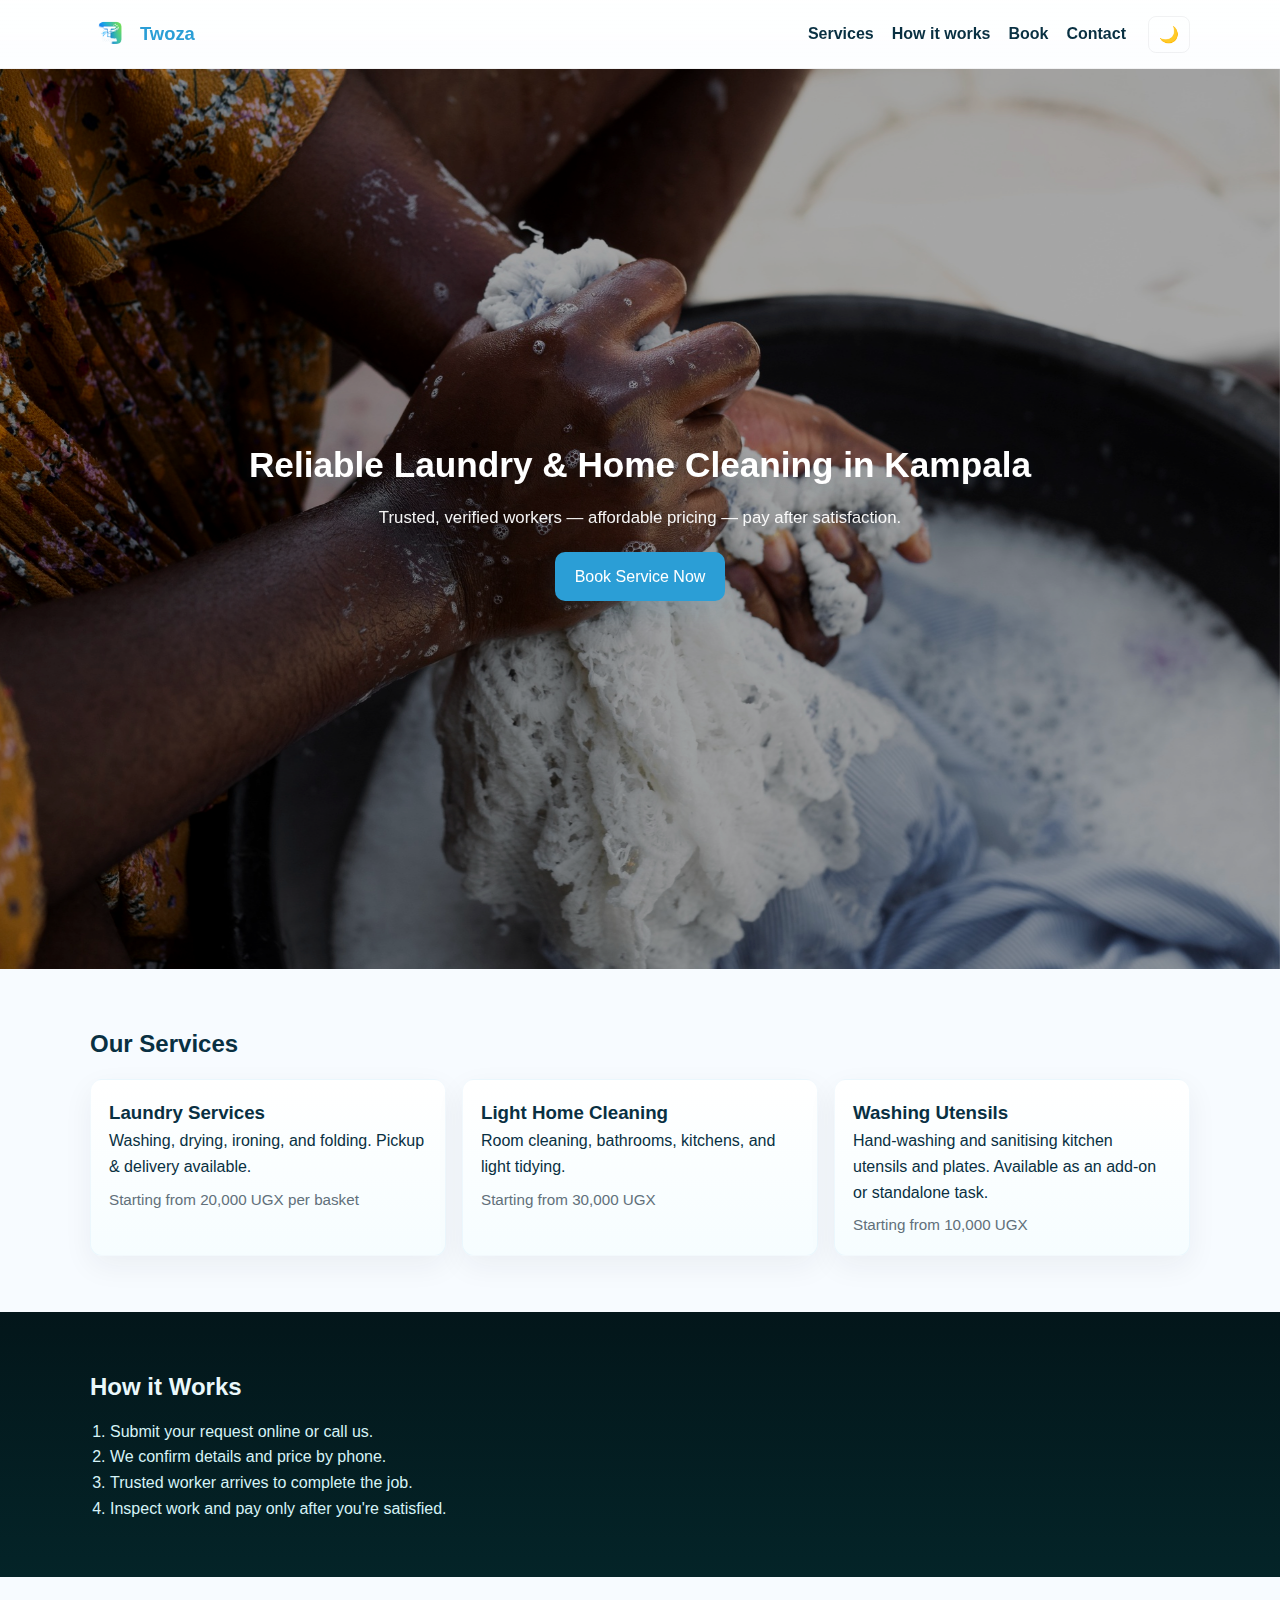
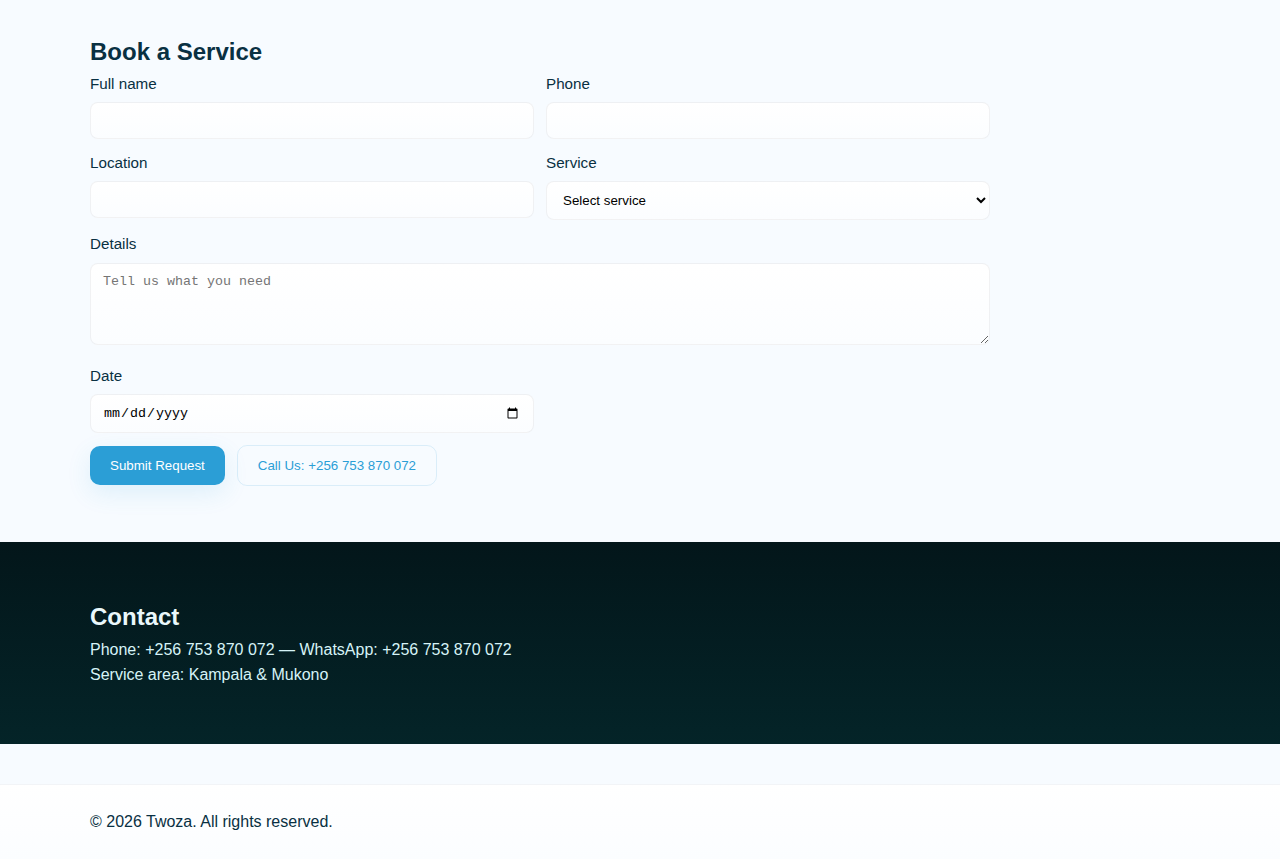
<file: index.html>
<!DOCTYPE html>
<html lang="en">
<head>
    <meta charset="utf-8">
    <meta name="viewport" content="width=device-width, initial-scale=1">
    <title>Twoza — Laundry & Home Cleaning in Kampala</title>
    <meta name="description" content="Reliable laundry and home cleaning in Kampala. Trusted, verified workers. Easy booking and pay-after-satisfaction.">
    <link rel="shortcut icon" href="favi.png?v=1" type="image/png">
    <link rel="stylesheet" href="styles.css">
</head>
<body>
    <header class="site-header">
        <div class="container header-inner">
            <a class="brand" href="#">
                <img src="favi.png" alt="Twoza logo" class="brand-logo">
                <span class="brand-text">Twoza</span>
            </a>
            <div class="header-controls">
                <nav id="primary-nav" class="primary-nav">
                    <a href="#services">Services</a>
                    <a href="#how">How it works</a>
                    <a href="#book">Book</a>
                    <a href="#contact">Contact</a>
                </nav>
                <button id="themeToggle" class="theme-toggle" aria-pressed="false" title="Toggle color theme">🌙</button>
                <button class="nav-toggle" aria-expanded="false" aria-controls="primary-nav">Menu</button>
            </div>
        </div>
    </header>

    <main>
        <section class="hero">
            <div class="hero-bg-layer bg-a" aria-hidden="true"></div>
            <div class="hero-bg-layer bg-b" aria-hidden="true"></div>

            <div class="container hero-inner">
                <h1>Reliable Laundry & Home Cleaning in Kampala</h1>
                <p>Trusted, verified workers — affordable pricing — pay after satisfaction.</p>
                <a class="btn btn-primary" href="#book">Book Service Now</a>
            </div>
        </section>

        <section id="services" class="section">
            <div class="container">
                <h2>Our Services</h2>
                <div class="grid">
                    <article class="card">
                        <h3>Laundry Services</h3>
                        <p>Washing, drying, ironing, and folding. Pickup & delivery available.</p>
                        <p class="muted">Starting from 20,000 UGX per basket</p>
                    </article>

                    <article class="card">
                        <h3>Light Home Cleaning</h3>
                        <p>Room cleaning, bathrooms, kitchens, and light tidying.</p>
                        <p class="muted">Starting from 30,000 UGX</p>
                    </article>

                    <article class="card">
                        <h3>Washing Utensils</h3>
                        <p>Hand-washing and sanitising kitchen utensils and plates. Available as an add-on or standalone task.</p>
                        <p class="muted">Starting from 10,000 UGX</p>
                    </article>
                </div>
            </div>
        </section>

        <section id="how" class="section dark-section">
            <div class="container">
                <h2>How it Works</h2>
                <ol class="steps">
                    <li>Submit your request online or call us.</li>
                    <li>We confirm details and price by phone.</li>
                    <li>Trusted worker arrives to complete the job.</li>
                    <li>Inspect work and pay only after you're satisfied.</li>
                </ol>
            </div>
        </section>

        <section id="book" class="section">
            <div class="container">
                <h2>Book a Service</h2>
                <form id="bookingForm" class="form-grid" action="https://formspree.io/f/mbdaoyln" method="POST">
                    <label>
                        Full name
                        <input type="text" name="name" required>
                    </label>

                    <label>
                        Phone
                        <input type="tel" name="phone" pattern="[0-9+\- ]+" required>
                    </label>

                    <label>
                        Location
                        <input type="text" name="location" required>
                    </label>

                    <label>
                        Service
                        <select name="service" required>
                            <option value="">Select service</option>
                            <option> Laundry </option>
                            <option> Light Cleaning </option>
                            <option> Washing Utensils </option>
                        </select>
                    </label>

                    <label class="full">
                        Details
                        <textarea name="details" rows="4" placeholder="Tell us what you need" required></textarea>
                    </label>

                    <label>
                        Date
                        <input type="date" name="date">
                    </label>

                    <div class="full form-actions">
                        <button type="submit" class="btn btn-primary">Submit Request</button>
                        <button type="button" id="callBtn" class="btn btn-outline">Call Us: +256 753 870 072</button>
                    </div>
                </form>
                <div id="bookingMessage" class="booking-message" aria-live="polite" hidden></div>
            </div>
        </section>

        <section id="contact" class="section dark-section">
            <div class="container">
                <h2>Contact</h2>
                <p>Phone: +256 753 870 072 — WhatsApp: +256 753 870 072</p>
                <p>Service area: Kampala & Mukono</p>
            </div>
        </section>
    </main>

    <footer class="site-footer">
        <div class="container">
            <p>&copy; 2026 Twoza. All rights reserved.</p>
        </div>
    </footer>

    <script>
        // Mobile nav toggle
        const navToggle = document.querySelector('.nav-toggle');
        const primaryNav = document.getElementById('primary-nav');
        navToggle && navToggle.addEventListener('click', () => {
            const expanded = navToggle.getAttribute('aria-expanded') === 'true' || false;
            navToggle.setAttribute('aria-expanded', String(!expanded));
            primaryNav.classList.toggle('open');
        });

        // Theme toggle (light/dark)
        const themeBtn = document.getElementById('themeToggle');
        const applyTheme = (theme) => {
            document.documentElement.setAttribute('data-theme', theme);
            if (themeBtn) {
                themeBtn.textContent = theme === 'dark' ? '☀️' : '🌙';
                themeBtn.setAttribute('aria-pressed', theme === 'dark');
            }
        };

        const savedTheme = localStorage.getItem('Twoza-theme');
        const prefersDark = window.matchMedia && window.matchMedia('(prefers-color-scheme: dark)').matches;
        applyTheme(savedTheme || (prefersDark ? 'dark' : 'light'));

        if (themeBtn) {
            themeBtn.addEventListener('click', () => {
                const current = document.documentElement.getAttribute('data-theme') === 'dark' ? 'dark' : 'light';
                const next = current === 'dark' ? 'light' : 'dark';
                applyTheme(next);
                localStorage.setItem('Twoza-theme', next);
            });
        }

        // Simple client-side form feedback and AJAX submit
        const form = document.getElementById('bookingForm');
        const bookingMessage = document.getElementById('bookingMessage');
        if (form) {
            form.addEventListener('submit', async (e) => {
                e.preventDefault();
                const submitBtn = form.querySelector('button[type="submit"]');
                if (submitBtn) {
                    submitBtn.disabled = true;
                    submitBtn.textContent = 'Sending...';
                }

                const action = form.getAttribute('action') || window.location.href;
                const data = new FormData(form);

                try {
                    const resp = await fetch(action, {
                        method: 'POST',
                        body: data,
                        headers: { 'Accept': 'application/json' }
                    });

                    if (resp.ok) {
                        const service = data.get('service') || 'requested service';
                        const message = `Thank you! Your ${service} has been booked. A Twoza team member will call you shortly to confirm details and schedule your appointment. If you need immediate assistance, call us at +256 753 870 072.`;
                        bookingMessage.textContent = message;
                        bookingMessage.hidden = false;
                        form.reset();
                        submitBtn.textContent = 'Sent';
                    } else {
                        throw new Error('Network response was not ok');
                    }
                } catch (err) {
                    // fallback: show basic message and allow normal POST if desired
                    bookingMessage.textContent = 'There was a problem submitting your request. Please try again or call +256 753 870 072.';
                    bookingMessage.hidden = false;
                    if (submitBtn) {
                        submitBtn.disabled = false;
                        submitBtn.textContent = 'Submit Request';
                    }
                }
            });
        }

        // Quick call button
        const callBtn = document.getElementById('callBtn');
        callBtn && callBtn.addEventListener('click', () => {
            window.location.href = 'tel:+256700000000';
        });

        // Hero background slideshow (two-layer fade)
        (function(){
            const images = [
                'machine.jpg',
                'washing hands.jpg'
            ];

            const layerA = document.querySelector('.hero-bg-layer.bg-a');
            const layerB = document.querySelector('.hero-bg-layer.bg-b');
            if (!layerA || !layerB) return;

            let current = 0;
            // set initial
            layerA.style.backgroundImage = `url("${images[0]}")`;
            layerA.classList.add('visible');

            // preload others
            images.forEach(src => { const i=new Image(); i.src=src; });

            setInterval(() => {
                const next = (current + 1) % images.length;
                const top = current % 2 === 0 ? layerB : layerA; // put next into the non-visible
                const bottom = current % 2 === 0 ? layerA : layerB;

                top.style.backgroundImage = `url("${images[next]}")`;
                top.classList.add('visible');
                bottom.classList.remove('visible');

                current = next;
            }, 5000);
        })();
    </script>
</body>
</html>
</file>
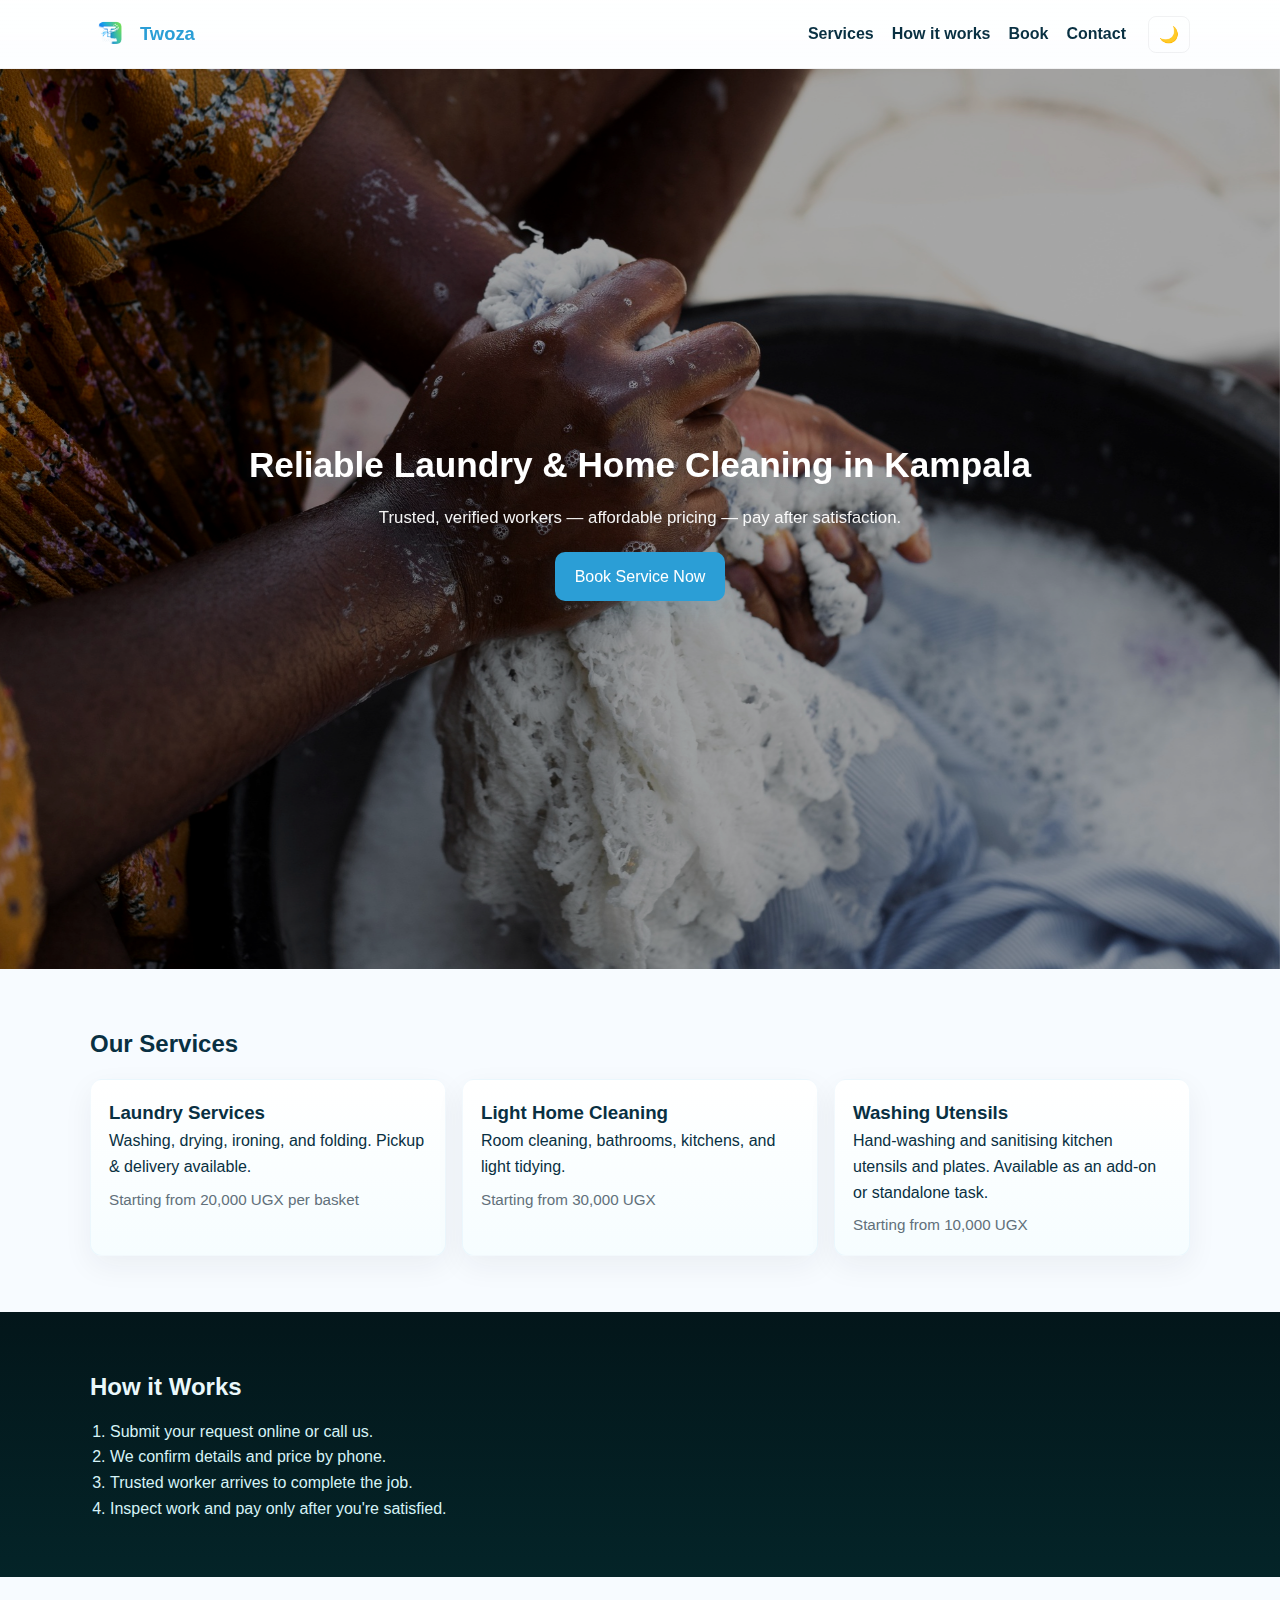
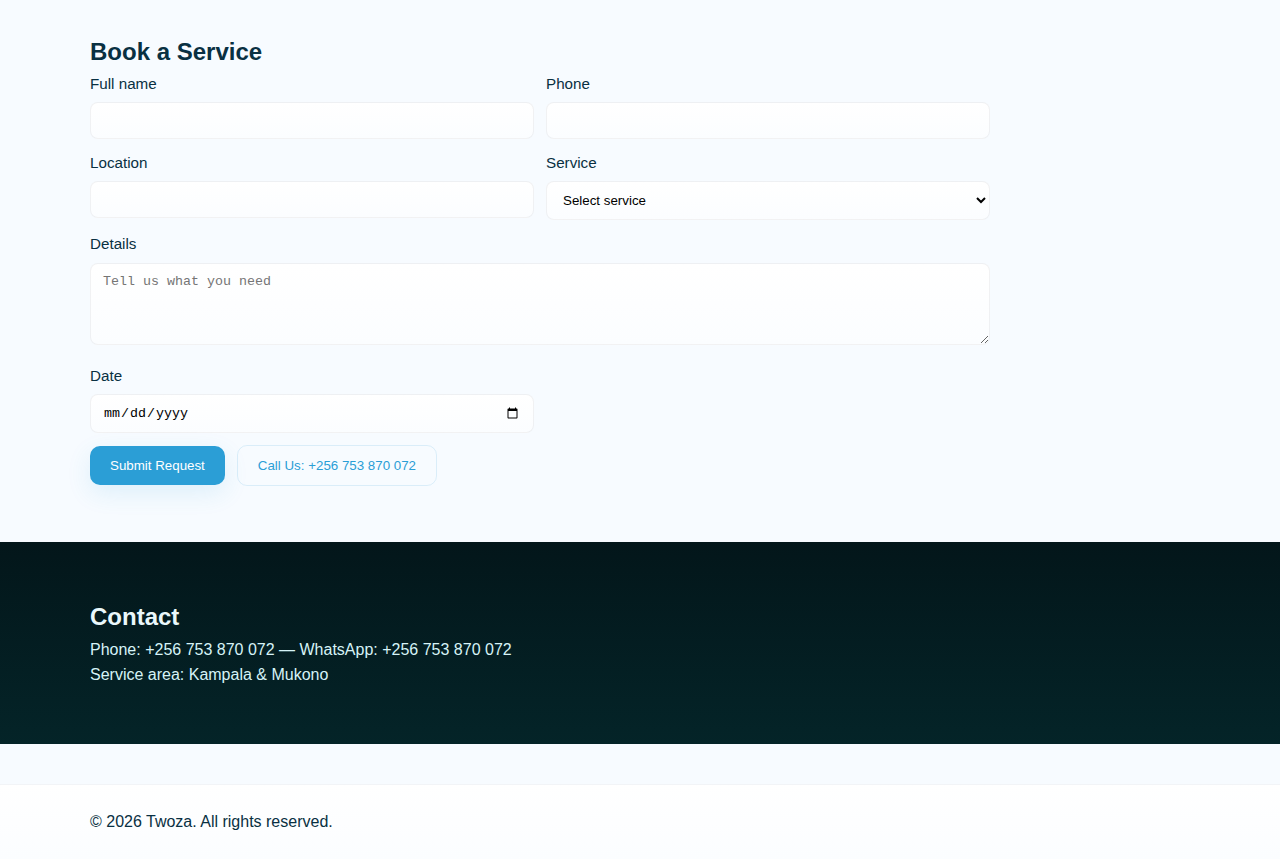
<file: home.html>
<!doctype html>
<html lang="en">
<head>
    <meta charset="utf-8">
    <meta name="viewport" content="width=device-width,initial-scale=1">
    <title>Twoza — Redirecting</title>
    <meta http-equiv="refresh" content="0; url=index.html">
    <link rel="shortcut icon" href="favi.png?v=1" type="image/png">
</head>
<body>
    Redirecting to <a href="index.html">index.html</a> — if you are not redirected, click the link.
    * {
        margin: 0;
        padding: 0;
        box-sizing: border-box;
        font-family: Arial, sans-serif;
    }

body {
    line-height: 1.6;
    background: #ffffff;
    color: #333;
}

.container {
    width: 90%;
    max-width: 1100px;
    margin: auto;
}

header {
    background: #0d6efd;
    color: white;
    padding: 15px 0;
}

header h1 {
    display: inline;
}

nav {
    float: right;
}

nav a {
    color: white;
    margin-left: 15px;
    text-decoration: none;
}

.hero {
    background: #f4f8ff;
    padding: 80px 0;
    text-align: center;
}

.hero h2 {
    font-size: 32px;
    margin-bottom: 15px;
}

.hero p {
    margin-bottom: 20px;
}

.btn-primary {
    display: inline-block;
    background: #0d6efd;
    color: white;
    padding: 12px 20px;
    text-decoration: none;
    border-radius: 5px;
    border: none;
    cursor: pointer;
}

.btn-primary:hover {
    background: #084298;
}

.section {
    padding: 60px 0;
}

.light-bg {
    background: #f9f9f9;
}

.service-card {
    background: #fff;
    padding: 20px;
    margin: 20px 0;
    border-radius: 8px;
    box-shadow: 0 0 8px rgba(0,0,0,0.05);
}

form {
    display: flex;
    flex-direction: column;
}

form input,
form select,
form textarea {
    margin-bottom: 15px;
    padding: 10px;
    border-radius: 5px;
    border: 1px solid #ccc;
}

footer {
    background: #0d6efd;
    color: white;
    text-align: center;
    padding: 20px 0;
    margin-top: 30px;
}

/* Mobile Responsive */
@media(max-width: 768px) {
    nav {
        float: none;
        text-align: center;
        margin-top: 10px;
    }

    nav a {
        display: block;
        margin: 10px 0;
    }

    .hero h2 {
        font-size: 24px;
    }
}

</style>

<header>
    <div class="container">
        <h1>FreshFold Services</h1>
        <nav>
            <a href="#services">Services</a>
            <a href="#how-it-works">How It Works</a>
            <a href="#book">Book Now</a>
            <a href="#contact">Contact</a>
        </nav>
    </div>
</header>

<section class="hero">
    <div class="container">
        <h2>Reliable Laundry & Home Cleaning in Kampala</h2>
        <p>Trusted workers. Affordable pricing. Pay after satisfaction.</p>
        <a href="#book" class="btn-primary">Book Service Now</a>
    </div>
</section>

<section id="services" class="section">
    <div class="container">
        <h2>Our Services</h2>

        <div class="service-card">
            <h3>Laundry Services</h3>
            <p>Washing, drying, folding, ironing.</p>
            <p><strong>Starting from 20,000 UGX per basket.</strong></p>
        </div>

        <div class="service-card">
            <h3>Light Home Cleaning</h3>
            <p>Room cleaning, bathrooms, kitchens.</p>
            <p><strong>Starting from 30,000 UGX.</strong></p>
        </div>
    </div>
</section>

<section id="how-it-works" class="section light-bg">
    <div class="container">
        <h2>How It Works</h2>
        <ol>
            <li>Submit your request online.</li>
            <li>We call to confirm details and price.</li>
            <li>Our trusted worker arrives.</li>
            <li>You inspect and pay after satisfaction.</li>
        </ol>
    </div>
</section>

<section id="book" class="section">
    <div class="container">
        <h2>Book a Service</h2>

        <form action="https://formspree.io/f/yourformid" method="POST">
            <input type="text" name="name" placeholder="Your Name" required>
            <input type="tel" name="phone" placeholder="Phone Number" required>
            <input type="text" name="location" placeholder="Your Location" required>

            <select name="service" required>
                <option value="">Select Service</option>
                <option value="Laundry">Laundry</option>
                <option value="Cleaning">Light Cleaning</option>
            </select>

            <textarea name="details" placeholder="Describe your task..." required></textarea>

            <input type="date" name="date" required>

            <button type="submit" class="btn-primary">Submit Request</button>
        </form>
    </div>
</section>

<section id="contact" class="section light-bg">
    <div class="container">
        <h2>Contact Us</h2>
        <p>Phone: +256 753 870 072</p>
        <p>WhatsApp: +256 753 870 072</p>
        <p>Service Area: Kampala & Mukono</p>
    </div>
</section>

<footer>
    <div class="container">
        <p>&copy; 2026 FreshFold Services. All Rights Reserved.</p>
    </div>
</footer>

</body>
</html>
</file>
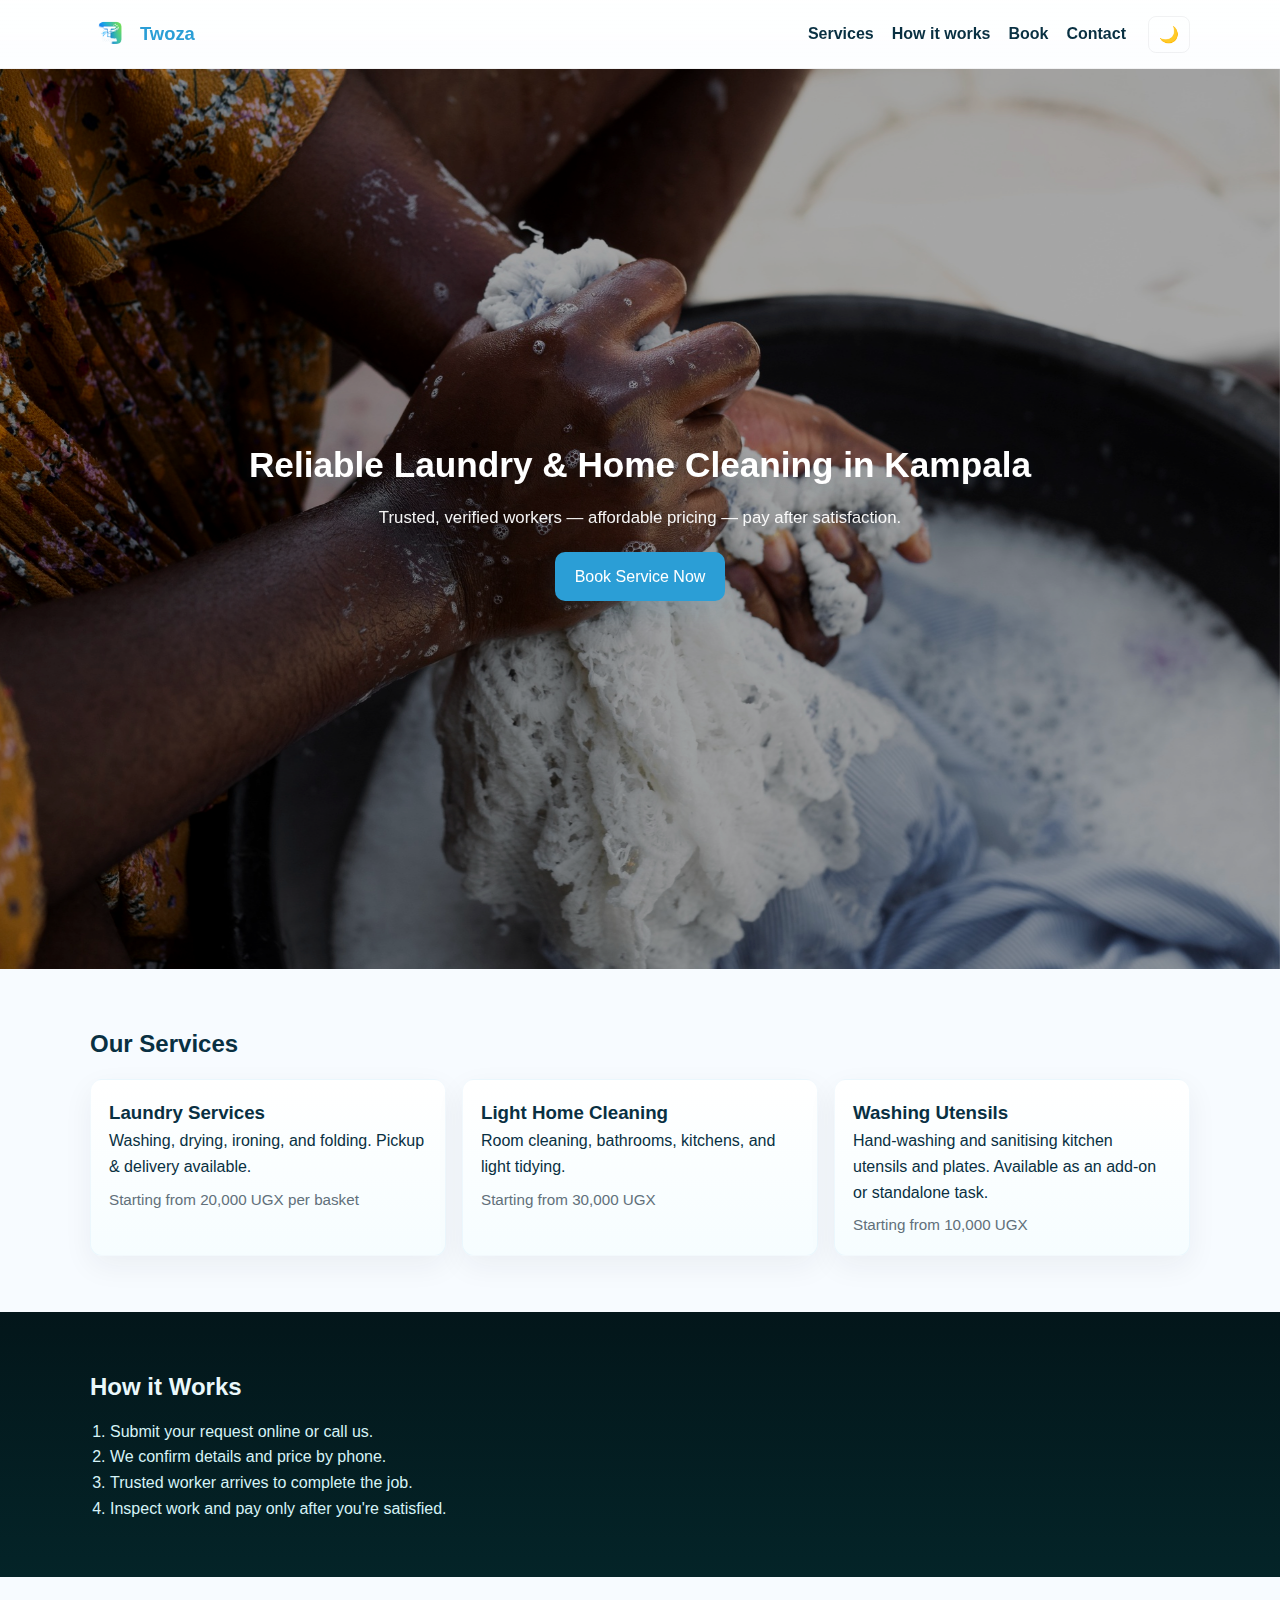
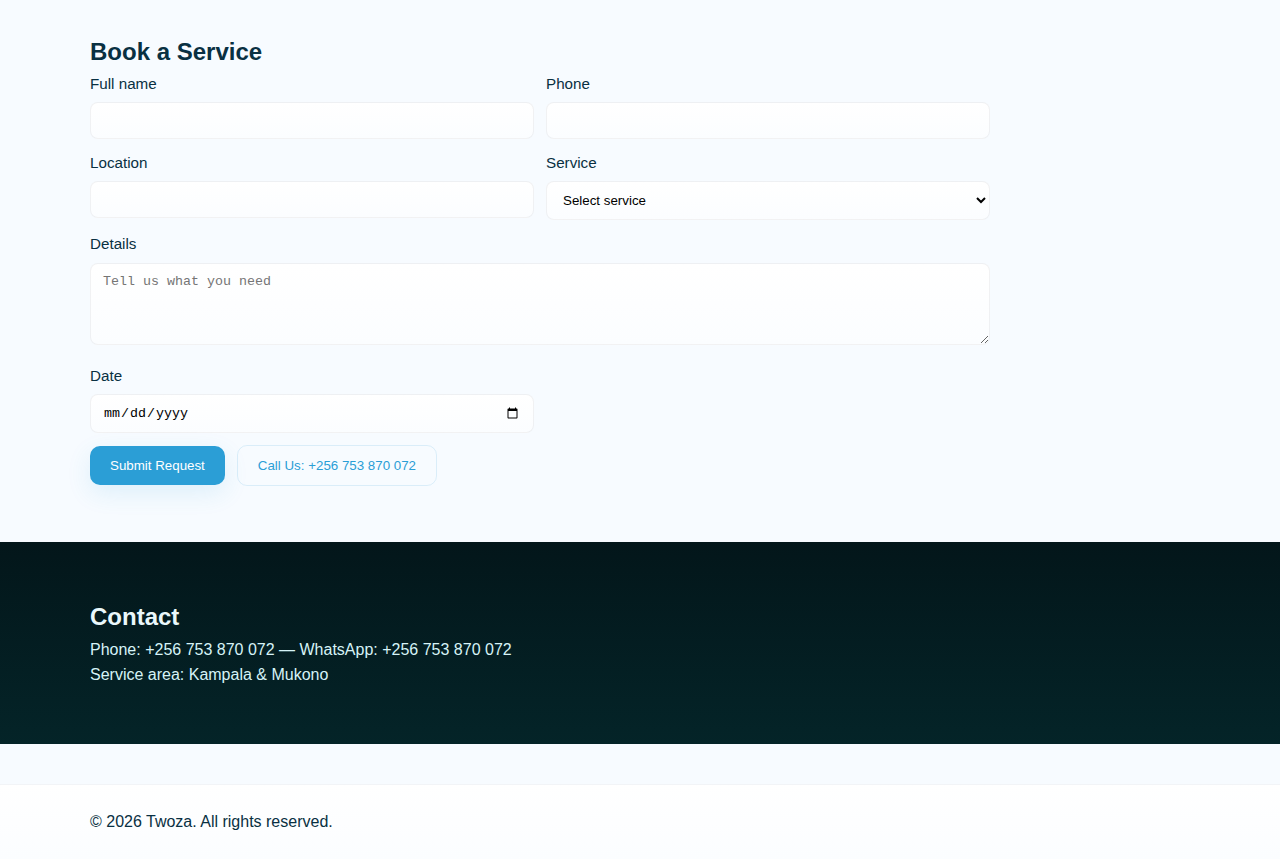
<file: homepage.html>
<!DOCTYPE html>
<html lang="en">
<head>
    <meta charset="UTF-8">
    <meta name="viewport" content="width=device-width, initial-scale=1.0">
    <title>Twoza - Laundry & Home Cleaning in Kampala</title>
    <link rel="shortcut icon" href="favi.png?v=1" type="image/png">
    <style>
        * {
            margin: 0;
            padding: 0;
            box-sizing: border-box;
        }

        body {
            font-family: -apple-system, BlinkMacSystemFont, 'Segoe UI', Roboto, Oxygen, Ubuntu, Cantarell, sans-serif;
            line-height: 1.6;
            color: #333;
        }

        .hero {
            background: linear-gradient(135deg, #667eea 0%, #764ba2 100%);
            color: white;
            padding: 100px 20px;
            text-align: center;
            min-height: 100vh;
            display: flex;
            flex-direction: column;
            justify-content: center;
            align-items: center;
        }

        .hero h1 {
            font-size: 3.5rem;
            font-weight: 700;
            margin-bottom: 20px;
            line-height: 1.2;
        }

        .hero p {
            font-size: 1.3rem;
            margin-bottom: 40px;
            opacity: 0.95;
            max-width: 600px;
        }

        .cta-button {
            background-color: #ff6b6b;
            color: white;
            padding: 16px 40px;
            font-size: 1.1rem;
            font-weight: 600;
            border: none;
            border-radius: 8px;
            cursor: pointer;
            transition: background-color 0.3s ease;
            text-decoration: none;
            display: inline-block;
        }

        .cta-button:hover {
            background-color: #ff5252;
        }

        @media (max-width: 768px) {
            .hero h1 {
                font-size: 2rem;
            }

            .hero p {
                font-size: 1rem;
            }
        }
    </style>
</head>
<body>
    Redirecting to the merged site — <a href="index.html">Open Twoza site</a>
    <script>location.replace('index.html');</script>
</body>
</html>
</file>
<file: styles.css>
:root{
  --bg: #f7fbff;
  --card-bg: #ffffff;
  --text: #093042;
  --muted: #61707a;
  --primary: #2b9ed6; /* detergent blue */
  --primary-600: #1b81b1;
  --accent: #7bd389; /* fresh green */
  --accent-2: #ffd166; /* soft yellow */
}

/* Basic reset */
* { box-sizing: border-box; margin: 0; padding: 0; }
html,body{ height:100%; }
body{ font-family: -apple-system, BlinkMacSystemFont, 'Segoe UI', Roboto, 'Helvetica Neue', Arial; color:var(--text); line-height:1.6; background:var(--bg); }
.container{ width:94%; max-width:1100px; margin:0 auto; }

/* Header */
.site-header{ background:linear-gradient(180deg, rgba(255,255,255,0.9), rgba(255,255,255,0.7)); border-bottom:1px solid rgba(27,36,43,0.06); position:sticky; top:0; z-index:20; backdrop-filter: blur(6px); }
.header-inner{ display:flex; align-items:center; justify-content:space-between; padding:14px 0; }
.brand{ font-weight:800; color:var(--primary); text-decoration:none; font-size:1.15rem; display:flex; align-items:center; gap:10px; }
.brand-logo{ height:40px; width:40px; object-fit:contain; display:block; }
.brand-text{ display:inline-block; }
.nav-toggle{ display:none; background:none; border:1px solid rgba(43,158,214,0.12); padding:8px 12px; border-radius:6px; color:var(--primary); }
.primary-nav a{ margin-left:18px; color:var(--text); text-decoration:none; font-weight:600; }
.primary-nav a:hover{ color:var(--primary); }
/* header controls grouping */
.header-controls{ display:flex; align-items:center; gap:12px; }
.primary-nav{ display:flex; align-items:center; }

/* Hero */
.hero{ position:relative; color:#fff; padding:0; text-align:center; overflow:hidden; min-height:100vh; display:flex; align-items:center; justify-content:center; }
.hero-inner{ position:relative; z-index:3; padding:80px 0; max-width:960px; }
.hero-inner h1{ font-size:2.2rem; margin-bottom:12px; text-shadow:0 6px 18px rgba(11,44,63,0.24); }
.hero-inner p{ font-size:1.05rem; margin-bottom:20px; opacity:0.95; }

/* Background slideshow layers */
.hero-bg-layer{ position:absolute; inset:0; height:100vh; background-position:center center; background-size:cover; background-repeat:no-repeat; transition:opacity 1s ease; opacity:0; z-index:1; will-change:opacity,transform; }
.hero-bg-layer.visible{ opacity:1; z-index:2; }
.hero-bg-layer.bg-a{ filter:brightness(0.65) saturate(1.05) contrast(1.02); }
.hero-bg-layer.bg-b{ filter:brightness(0.65) saturate(1.05) contrast(1.02); }

.btn{ display:inline-block; padding:12px 20px; border-radius:10px; text-decoration:none; cursor:pointer; }
.btn-primary{ background:var(--primary); color:#fff; border:none; box-shadow:0 8px 24px rgba(43,158,214,0.12); }
.btn-primary:hover{ background:var(--primary-600); }
.btn-outline{ background:transparent; border:1px solid rgba(43,158,214,0.14); color:var(--primary); }

/* Theme toggle button style */
#themeToggle{ background:transparent; border:1px solid rgba(27,36,43,0.06); padding:8px 10px; border-radius:8px; cursor:pointer; font-size:1rem; margin-left:10px; }
#themeToggle:hover{ border-color:rgba(27,36,43,0.12); }

/* Smooth color transitions */
body, .card, .site-header, .hero-inner, .primary-nav a{ transition: background-color 240ms ease, color 240ms ease; }

.section{ padding:56px 0; }
.light{ background:linear-gradient(180deg,#fbfdff,#f8feff); }

.grid{ display:grid; grid-template-columns:repeat(auto-fit,minmax(220px,1fr)); gap:16px; margin-top:16px; }
.card{ background:linear-gradient(180deg,var(--card-bg), #f6fdff); border-radius:12px; padding:18px; box-shadow:0 10px 30px rgba(27,36,43,0.06); border:1px solid rgba(43,158,214,0.06); }
.muted{ color:var(--muted); font-size:0.95rem; margin-top:8px; }

.steps{ margin-top:12px; padding-left:20px; }

/* Form */
.form-grid{ display:grid; grid-template-columns:repeat(2,1fr); gap:12px; align-items:start; max-width:900px; }
.form-grid label{ display:block; font-size:0.95rem; }
.form-grid input, .form-grid select, .form-grid textarea{ width:100%; padding:10px 12px; border-radius:8px; border:1px solid rgba(27,36,43,0.06); margin-top:6px; background:linear-gradient(180deg,#fff,#fbfdff); }
.form-grid .full{ grid-column:1 / -1; }
.form-actions{ display:flex; gap:12px; align-items:center; }

/* Footer */
.site-footer{ padding:24px 0; background:linear-gradient(180deg,#fff,#fbfdff); border-top:1px solid rgba(27,36,43,0.04); margin-top:40px; }

/* Responsive */
@media (max-width: 820px){
    .nav-toggle{ display:inline-block; }
    .primary-nav{ position:absolute; right:12px; top:62px; background:rgba(255,255,255,0.98); padding:12px; border-radius:8px; box-shadow:0 10px 30px rgba(0,0,0,0.06); display:none; flex-direction:column; }
    .primary-nav.open{ display:block; }
    .primary-nav a{ display:block; margin:8px 0; }
    .hero-inner h1{ font-size:1.6rem; }
    .form-grid{ grid-template-columns:1fr; }
}

/* Dark theme specific overrides to remove white sections */
[data-theme="dark"] .form-grid input, [data-theme="dark"] .form-grid select, [data-theme="dark"] .form-grid textarea{
  background: linear-gradient(180deg,#04171b,#021014);
  border-color: rgba(255,255,255,0.03);
  color: var(--text);
}

[data-theme="dark"] .site-footer{ background: linear-gradient(180deg,#041218,#07171e); border-top-color: rgba(255,255,255,0.02); }

[data-theme="dark"] .primary-nav{ background: rgba(7,16,23,0.8); }

[data-theme="dark"] .booking-message{ background: linear-gradient(180deg,#062c1d,#053022); color:#d1ffe6; border-color: rgba(123,211,137,0.08); }

[data-theme="dark"] #themeToggle{ border-color: rgba(255,255,255,0.06); color:var(--primary); background: rgba(255,255,255,0.03); }

/* Booking confirmation message */
.booking-message{ margin-top:18px; padding:14px 16px; background:linear-gradient(180deg,#e9f8ef,#f5fff8); border:1px solid rgba(123,211,137,0.24); color:#064e2a; border-radius:8px; max-width:900px; }

/* Dark theme overrides */
[data-theme="dark"]{
  --bg: #071017;
  --card-bg: #071824;
  --text: #dbeef8;
  --muted: #9fb7c4;
  --primary: #1e90bf;
  --primary-600: #187aa0;
  --accent: #6fbf8a;
}

[data-theme="dark"] body{ background:var(--bg); }
[data-theme="dark"] .site-header{ background:linear-gradient(180deg, rgba(7,16,23,0.6), rgba(7,16,23,0.4)); }
[data-theme="dark"] .card{ background:linear-gradient(180deg,var(--card-bg), #04202b); border-color: rgba(27,58,78,0.12); box-shadow: 0 8px 30px rgba(2,10,16,0.6); }
[data-theme="dark"] .primary-nav a{ color:var(--muted); }
[data-theme="dark"] .brand{ color:var(--primary); }
[data-theme="dark"] .btn-outline{ border-color: rgba(30,144,191,0.12); color:var(--primary); }
[data-theme="dark"] .hero-inner h1, [data-theme="dark"] .hero-inner p{ color: #e8f6ff; }

/* Always-dark section variant */
.dark-section{ background: linear-gradient(180deg,#03161a,#042428); color: #eaf8fb; }
.dark-section h2{ color: #eaf8fb; }
.dark-section p, .dark-section li{ color: #d6f3f7; }
.dark-section .card{ background: transparent; border-color: rgba(255,255,255,0.03); box-shadow: none; }

[data-theme="dark"] .dark-section{ background: linear-gradient(180deg,#021014,#041218); }
</file>
